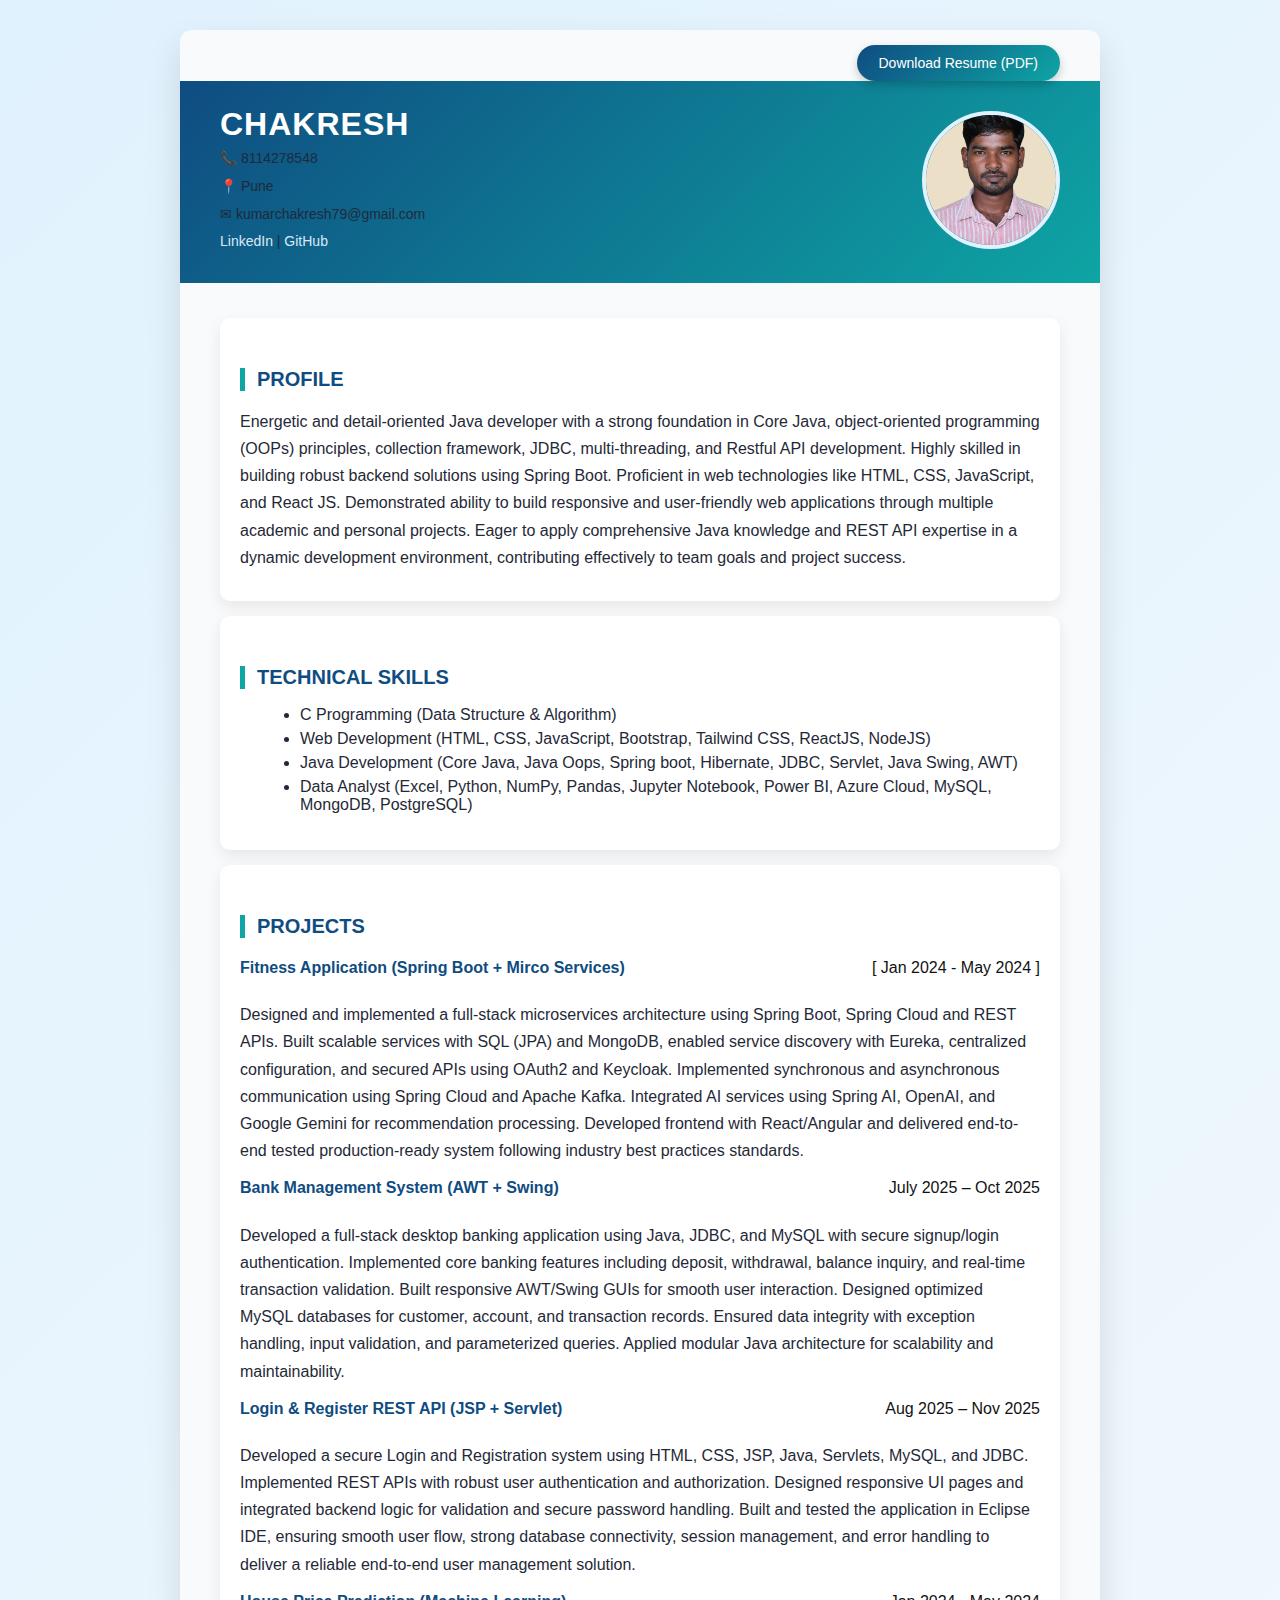
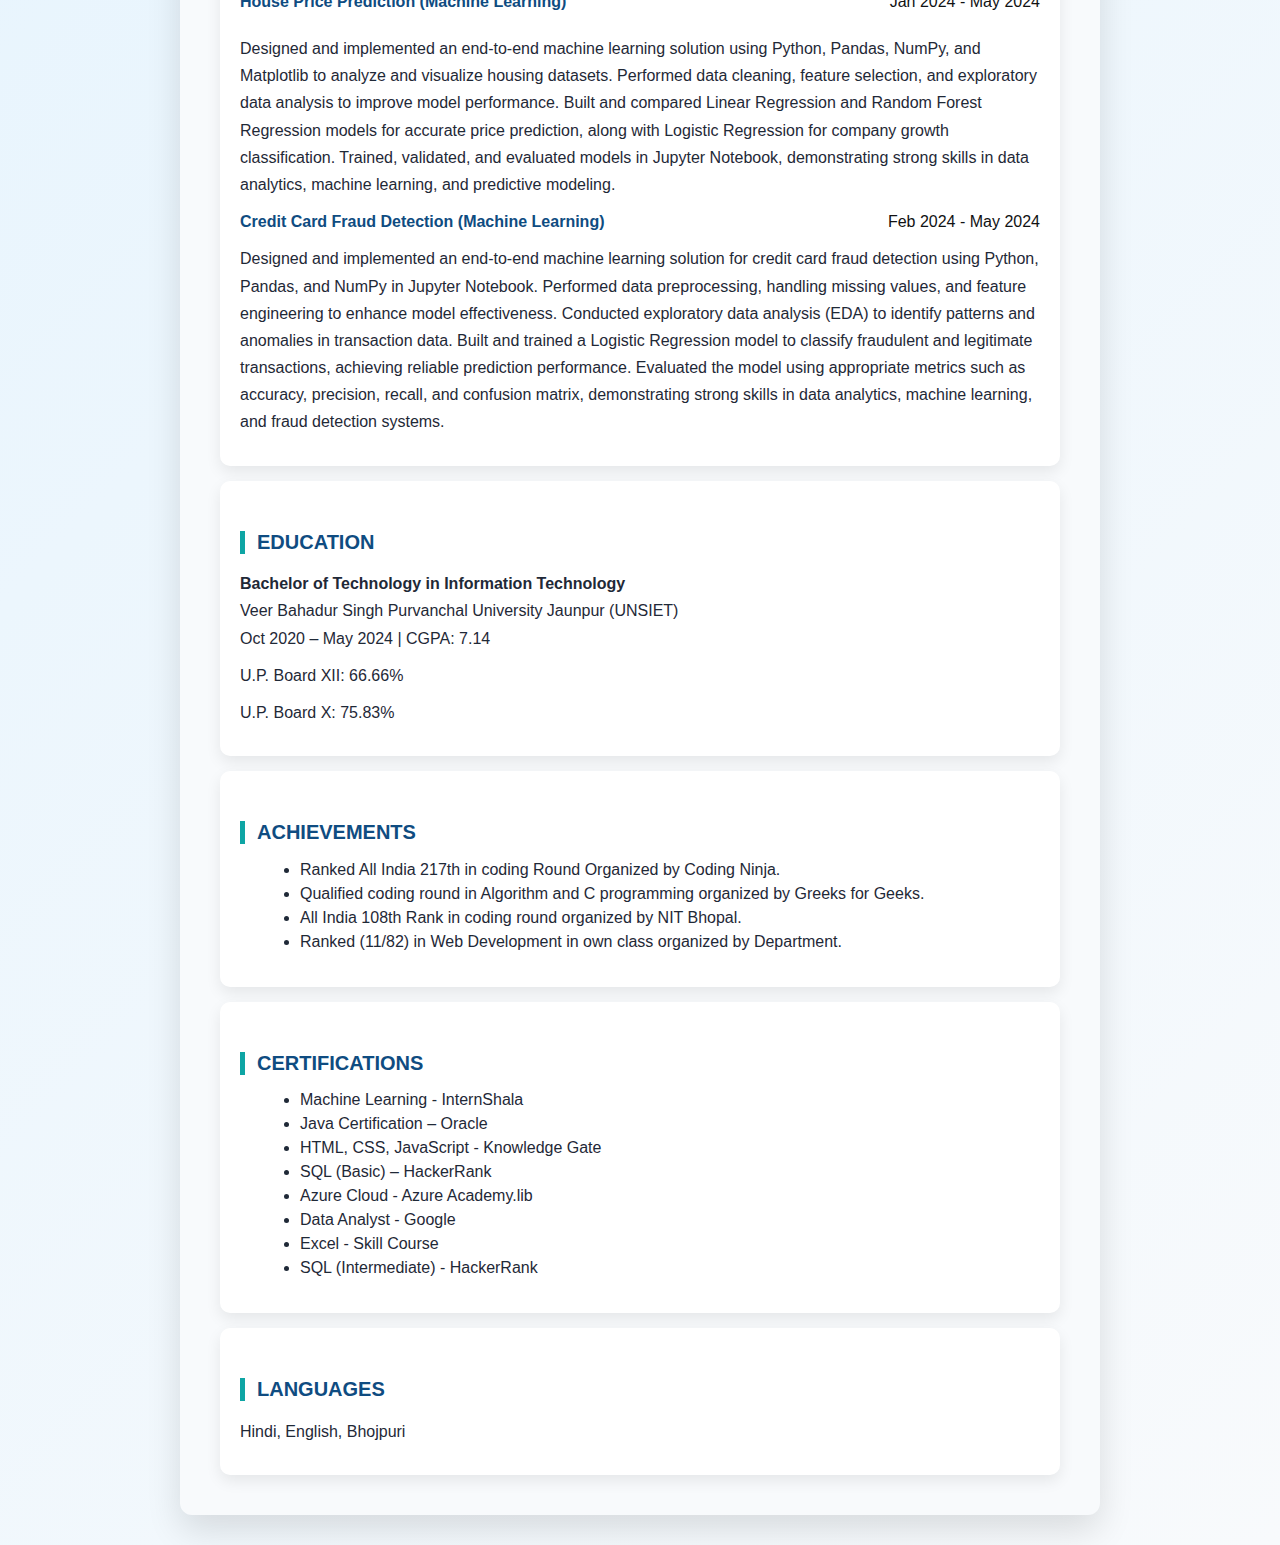
<file: Resume 2025/index.html>
<!DOCTYPE html>
<html lang="en">
<head>
    <meta charset="UTF-8">
    <title>Chakresh | Resume</title>
    <link rel="stylesheet" href="style.css">
</head>
<body>

<div class="resume">

    <!-- DOWNLOAD -->
    <div class="download-btn">
        <button onclick="window.print()">Download Resume (PDF)</button>
    </div>

    <!-- HEADER -->
    <div class="header">
        <div>
            <h1>CHAKRESH</h1>
            <div class="contact">
                <p>📞 8114278548</p>
                <p>📍 Pune</p>
                <p>✉ kumarchakresh79@gmail.com</p>
                <div class="links">
                    <p>
                        <a href="https://www.linkedin.com/in/chakresh-c-695337201/" target="_blank">LinkedIn</a> |
                        <a href="https://github.com/chakreshkumarray" target="_blank">GitHub</a>
                    </p>
                </div>
            </div>
        </div>

        <div class="profile-img">
            <img src="assests/DSC_2118.JPG" alt="Chakresh Photo">
        </div>
    </div>

    <!-- CONTENT -->
    <div class="content">

        <div class="card">
            <h2>PROFILE</h2>
            <p>
                Energetic and detail-oriented Java developer with a strong foundation in Core Java,
                object-oriented programming (OOPs) principles, collection framework, JDBC,
                multi-threading, and Restful API development. Highly skilled in building robust
                backend solutions using Spring Boot. Proficient in web technologies like HTML,
                CSS, JavaScript, and React JS. Demonstrated ability to build responsive and
                user-friendly web applications through multiple academic and personal projects.
                Eager to apply comprehensive Java knowledge and REST API expertise in a dynamic
                development environment, contributing effectively to team goals and project success.
            </p>
        </div>

        <div class="card">
            <h2>TECHNICAL SKILLS</h2>
            <ul>
                <li>C Programming (Data Structure & Algorithm)</li>
	            <li>Web Development (HTML, CSS, JavaScript, Bootstrap, Tailwind CSS, ReactJS, NodeJS)</li>
	            <li>Java Development (Core Java, Java Oops, Spring boot, Hibernate, JDBC, Servlet, Java Swing, AWT)</li>
	            <li>Data Analyst (Excel, Python, NumPy, Pandas, Jupyter Notebook, Power BI, Azure Cloud, MySQL, MongoDB, PostgreSQL)</li>
            </ul>
        </div>

        <div class="card">
            <h2>PROJECTS</h2>
   
            <p class="project-title">
                Fitness Application (Spring Boot + Mirco Services)
                <span class="date">[ Jan 2024 - May 2024 ]</span>
            </p>
            <div class="clear"></div>
            <p>
                Designed and implemented a full-stack microservices architecture using Spring Boot, Spring Cloud and REST APIs. Built scalable services with SQL (JPA) and MongoDB, enabled service discovery with Eureka, centralized configuration, and secured APIs using OAuth2 and Keycloak. Implemented synchronous and asynchronous communication using Spring Cloud and Apache Kafka. Integrated AI services using Spring AI, OpenAI, and Google Gemini for recommendation processing. Developed frontend with React/Angular and delivered end-to-end tested production-ready system following industry best practices standards.
            </p>

            <p class="project-title">
                Bank Management System (AWT + Swing)
                <span class="date">July 2025 – Oct 2025</span>
            </p>
            <div class="clear"></div>
            <p>
                Developed a full-stack desktop banking application using Java, JDBC, and MySQL with secure signup/login authentication. Implemented core banking features including deposit, withdrawal, balance inquiry, and real-time transaction validation. Built responsive AWT/Swing GUIs for smooth user interaction. Designed optimized MySQL databases for customer, account, and transaction records. Ensured data integrity with exception handling, input validation, and parameterized queries. Applied modular Java architecture for scalability and maintainability.
            </p>

            <p class="project-title">
                Login & Register REST API (JSP + Servlet)
                <span class="date">Aug 2025 – Nov 2025</span>
            </p>
            <div class="clear"></div>
            <p>
                Developed a secure Login and Registration system using HTML, CSS, JSP, Java, Servlets, MySQL, and JDBC. Implemented REST APIs with robust user authentication and authorization. Designed responsive UI pages and integrated backend logic for validation and secure password handling. Built and tested the application in Eclipse IDE, ensuring smooth user flow, strong database connectivity, session management, and error handling to deliver a reliable end-to-end user management solution.
            </p>

            <p class="project-title">
               House Price Prediction (Machine Learning)
               <span class="date">Jan 2024 - May 2024</span>
            </p>
            <div class="clear"></div>
            <p>
                Designed and implemented an end-to-end machine learning solution using Python, Pandas, NumPy, and Matplotlib to analyze and visualize housing datasets. Performed data cleaning, feature selection, and exploratory data analysis to improve model performance. Built and compared Linear Regression and Random Forest Regression models for accurate price prediction, along with Logistic Regression for company growth classification. Trained, validated, and evaluated models in Jupyter Notebook, demonstrating strong skills in data analytics, machine learning, and predictive modeling.
            </p>  

            <p class="project-title">
                Credit Card Fraud Detection (Machine Learning)
                <span class="date"> Feb 2024 - May 2024 </span>
            </p>
            <p>
                Designed and implemented an end-to-end machine learning solution for credit card fraud detection using Python, Pandas, and NumPy in Jupyter Notebook. Performed data preprocessing, handling missing values, and feature engineering to enhance model effectiveness. Conducted exploratory data analysis (EDA) to identify patterns and anomalies in transaction data. Built and trained a Logistic Regression model to classify fraudulent and legitimate transactions, achieving reliable prediction performance. Evaluated the model using appropriate metrics such as accuracy, precision, recall, and confusion matrix, demonstrating strong skills in data analytics, machine learning, and fraud detection systems.
            </p>
        </div>

        <div class="card">
            <h2>EDUCATION</h2>
            <p>
                <strong>Bachelor of Technology in Information Technology</strong><br>
                Veer Bahadur Singh Purvanchal University Jaunpur (UNSIET)<br>
                Oct 2020 – May 2024 | CGPA: 7.14
            </p>
            <p>U.P. Board XII: 66.66%</p>
            <p>U.P. Board X: 75.83%</p>
        </div>

        <div class="card">
            <h2>ACHIEVEMENTS</h2>
            <ul>
                <li>Ranked All India 217th in coding Round Organized by Coding Ninja.</li>
                <li>Qualified coding round in Algorithm and C programming organized by Greeks for Geeks.</li>
                <li>All India 108th Rank in coding round organized by NIT Bhopal.</li>
                <li>Ranked (11/82) in Web Development in own class organized by Department.</li>
            </ul>
        </div>

        <div class="card">
            <h2>CERTIFICATIONS</h2>
            <ul>
                <li>Machine Learning - InternShala</li>
                <li>Java Certification – Oracle</li>
                <li>HTML, CSS, JavaScript - Knowledge Gate</li>
                <li>SQL (Basic) – HackerRank</li>
                <li>Azure Cloud - Azure Academy.lib</li>
                <li>Data Analyst - Google</li>
                <li>Excel - Skill Course</li>
                <li>SQL (Intermediate) - HackerRank</li>
            </ul>
        </div>

        <div class="card">
            <h2>LANGUAGES</h2>
            <p>Hindi, English, Bhojpuri</p>
        </div>

    </div>
</div>

</body>
</html>
</file>
<file: Resume 2025/style.css>
:root {
    --primary: #0f4c81;
    --secondary: #0ea5a4;
    --accent: #e0f2fe;
    --dark: #1f2937;
    --light: #f8fafc;
}

body {
    font-family: "Segoe UI", Tahoma, sans-serif;
    background: linear-gradient(135deg, #e0f2fe, #f8fafc);
    margin: 0;
    padding: 0;
}

.resume {
    max-width: 920px;
    margin: 30px auto;
    background: var(--light);
    padding: 0;
    border-radius: 12px;
    overflow: hidden;
    box-shadow: 0 15px 35px rgba(0,0,0,0.12);
}

/* HEADER */
.header {
    background: linear-gradient(135deg, var(--primary), var(--secondary));
    color: #ffffff;
    padding: 25px 40px;
    display: flex;
    justify-content: space-between;
    align-items: center;
}
.header h1 {
    margin: 0;
    font-size: 32px;
    letter-spacing: 1px;
}

.contact p {
    margin: 4px 0;
    font-size: 14px;
    opacity: 0.95;
}

.links a {
    color: #e0f2fe;
    text-decoration: none;
    font-weight: 500;
}

.links a:hover {
    text-decoration: underline;
}

/* PROFILE IMAGE */
.profile-img img {
    width: 130px;
    height: 130px;
    border-radius: 50%;
    object-fit: cover;
    border: 4px solid #e0f2fe;
    background: white;
}

/* DOWNLOAD BUTTON */
.download-btn {
    text-align: right;
    padding: 15px 40px 0;
}

.download-btn button {
    background: linear-gradient(135deg, var(--primary), var(--secondary));
    color: #fff;
    border: none;
    padding: 10px 22px;
    font-size: 14px;
    border-radius: 25px;
    cursor: pointer;
    box-shadow: 0 4px 10px rgba(0,0,0,0.2);
}

.download-btn button:hover {
    transform: translateY(-1px);
    opacity: 0.95;
}

/* CONTENT */
.content {
    padding: 20px 40px 40px;
}

h2 {
    color: var(--primary);
    border-left: 5px solid var(--secondary);
    padding-left: 12px;
    margin-top: 30px;
    font-size: 20px;
}

p {
    color: var(--dark);
    line-height: 1.7;
    margin: 10px 0;
}

ul {
    margin-left: 20px;
}

li {
    margin-bottom: 6px;
    color: var(--dark);
}

.project-title {
    font-weight: 600;
    color: var(--primary);
}

.date {
    float: right;
    color: #111213;
    font-weight: normal;
}

.clear {
    clear: both;
}

/* SECTION CARD */
.card {
    background: #ffffff;
    border-radius: 10px;
    padding: 20px;
    margin-top: 15px;
    box-shadow: 0 6px 15px rgba(0,0,0,0.08);
}

/* PRINT */
@media print {
    body {
        background: #fff;
    }
    .download-btn {
        display: none;
    }
    .resume {
        box-shadow: none;
        border-radius: 0;
    }
    .header {
        background: #0f4c81;
    }
}
</file>
